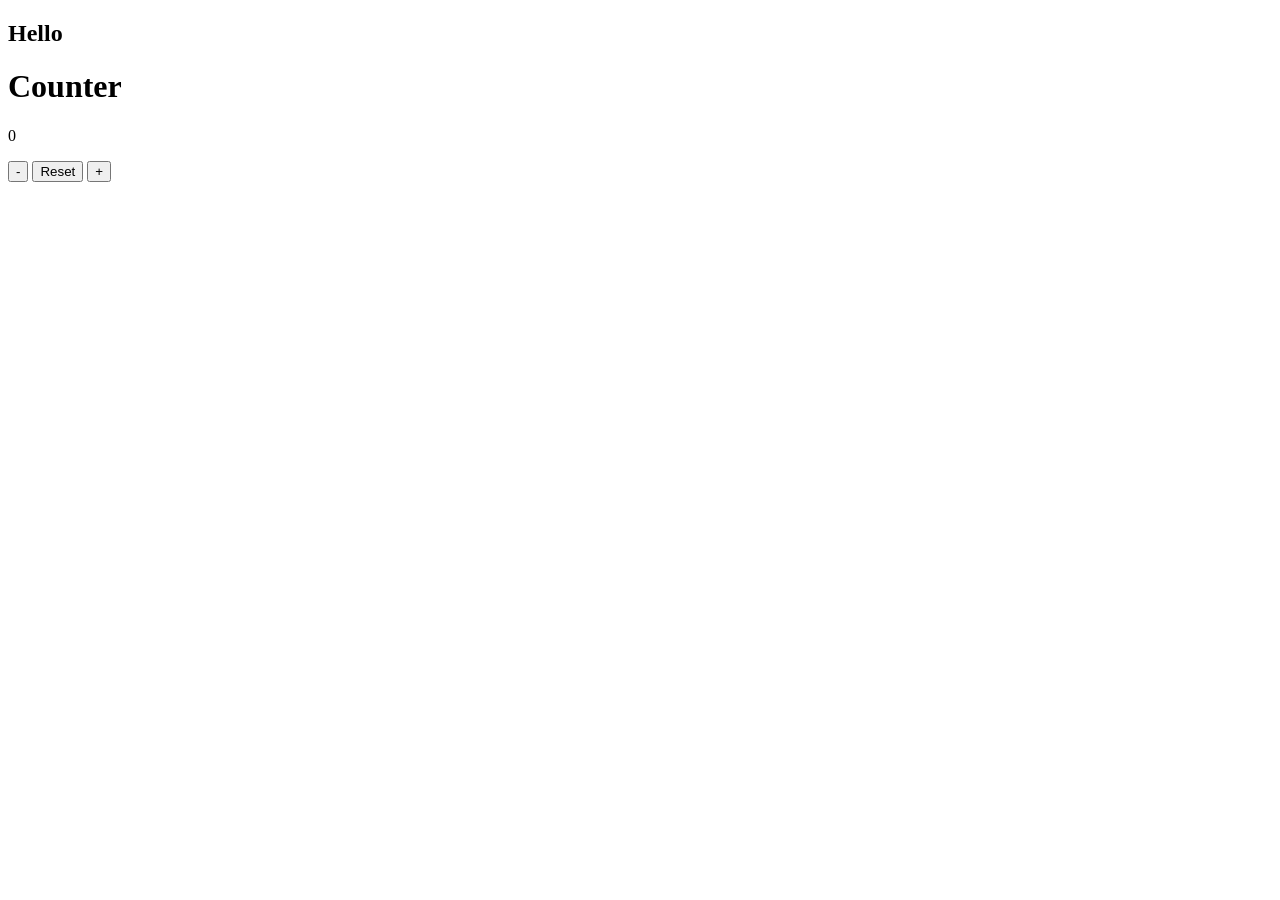
<file: day-01/index.html>
<!DOCTYPE html>
<html lang="en">
<head>
  <meta charset="UTF-8">
  <meta name="viewport" content="width=device-width, initial-scale=1.0">
  <title>Day 01</title>
  <link rel="stylesheet" href="style.css">
</head>
<body>
  <main>
    <h2 id="msg">Hello</h2>
    <h1>Counter</h1>
    <p id="count">0</p>
    <button id="decrease">-</button>
    <button id="reset">Reset</button>
    <button id="increase">+</button>
  </main>
  <script src="script.js"></script>
</body>
</html>
</file>
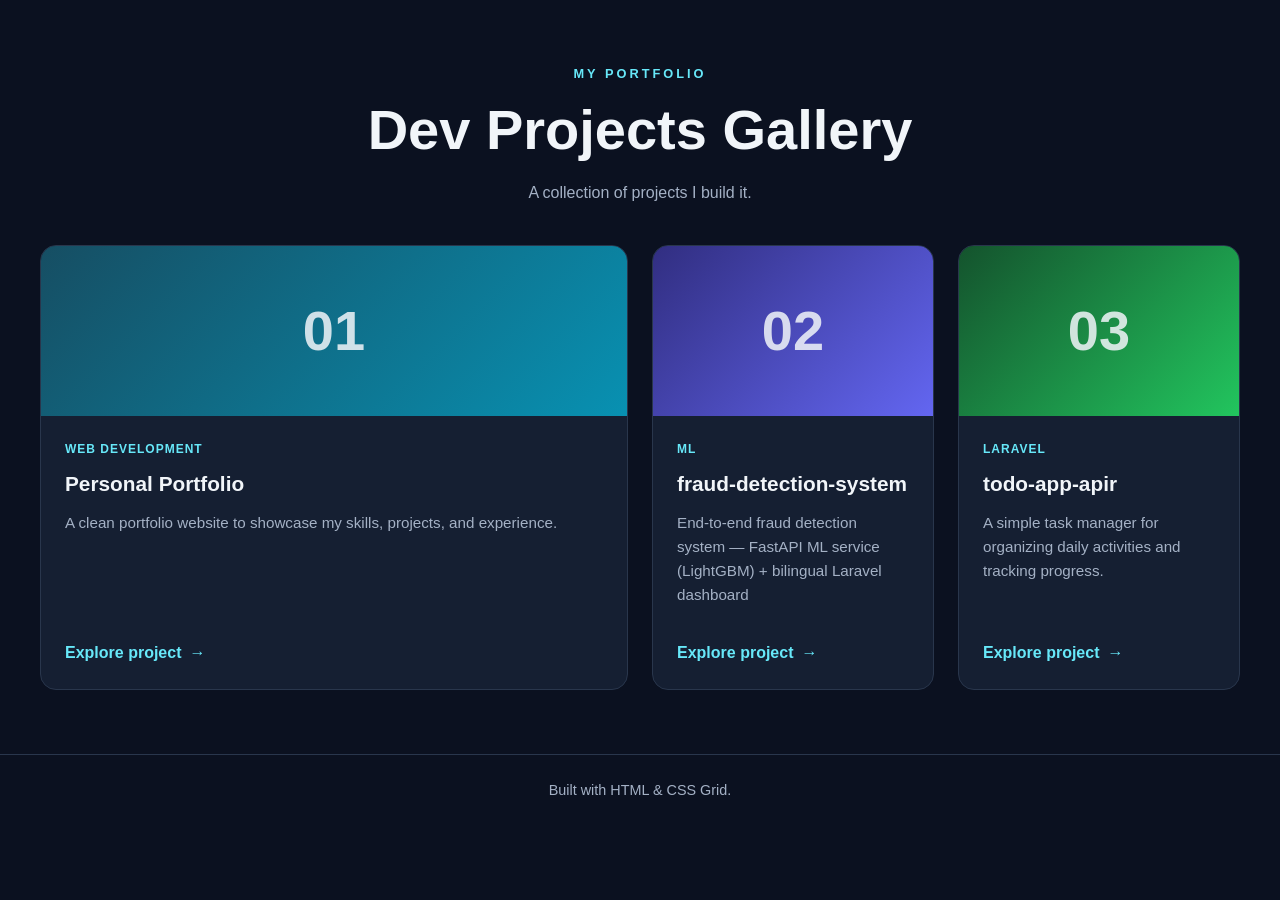
<file: day-03/index.html>
<!DOCTYPE html>
<html lang="en">
<head>
    <meta charset="UTF-8">
    <meta name="viewport" content="width=device-width, initial-scale=1.0">
    <meta name="description" content="A responsive gallery of programming projects">
    <title>Dev Projects Gallery</title>
    <link rel="stylesheet" href="style.css">
</head>
<body>

    <header class="site-header">
        <p class="eyebrow">MY PORTFOLIO</p>
        <h1>Dev Projects Gallery</h1>
        <p class="subtitle">
            A collection of projects I build it.
        </p>
    </header>

    <main class="container">
        <section class="gallery" aria-label="Programming projects">

            <article class="card featured">
                <div class="card-visual visual-1" aria-hidden="true">
                    <span>01</span>
                </div>
                <div class="card-content">
                    <p class="category">WEB DEVELOPMENT</p>
                    <h2>Personal Portfolio</h2>
                    <p class="description">
                        A clean portfolio website to showcase my skills,
                        projects, and experience.
                    </p>
                    <a class="card-link"
                       href="https://github.com/Zain-Wahbi/zain-wahbi-portfolio">
                        Explore project <span aria-hidden="true">→</span>
                    </a>
                </div>
            </article>

            <article class="card">
                <div class="card-visual visual-2" aria-hidden="true">
                    <span>02</span>
                </div>
                <div class="card-content">
                    <p class="category">ML</p>
                    <h2>fraud-detection-system</h2>
                    <p class="description">
                        End-to-end fraud detection system — FastAPI ML service (LightGBM) + bilingual Laravel dashboard
                    </p>
                    <a class="card-link"
                       href="https://github.com/Zain-Wahbi/fraud-detection-system">
                        Explore project <span aria-hidden="true">→</span>
                    </a>
                </div>
            </article>

            <article class="card">
                <div class="card-visual visual-3" aria-hidden="true">
                    <span>03</span>
                </div>
                <div class="card-content">
                    <p class="category">Laravel</p>
                    <h2>todo-app-apir</h2>
                    <p class="description">
                        A simple task manager for organizing daily activities
                        and tracking progress.
                    </p>
                    <a class="card-link"
                       href="https://github.com/Zain-Wahbi/todo-app-api">
                        Explore project <span aria-hidden="true">→</span>
                    </a>
                </div>
            </article>

        </section>
    </main>

    <footer class="site-footer">
        <p>Built with HTML & CSS Grid.</p>
    </footer>

</body>
</html>
</file>
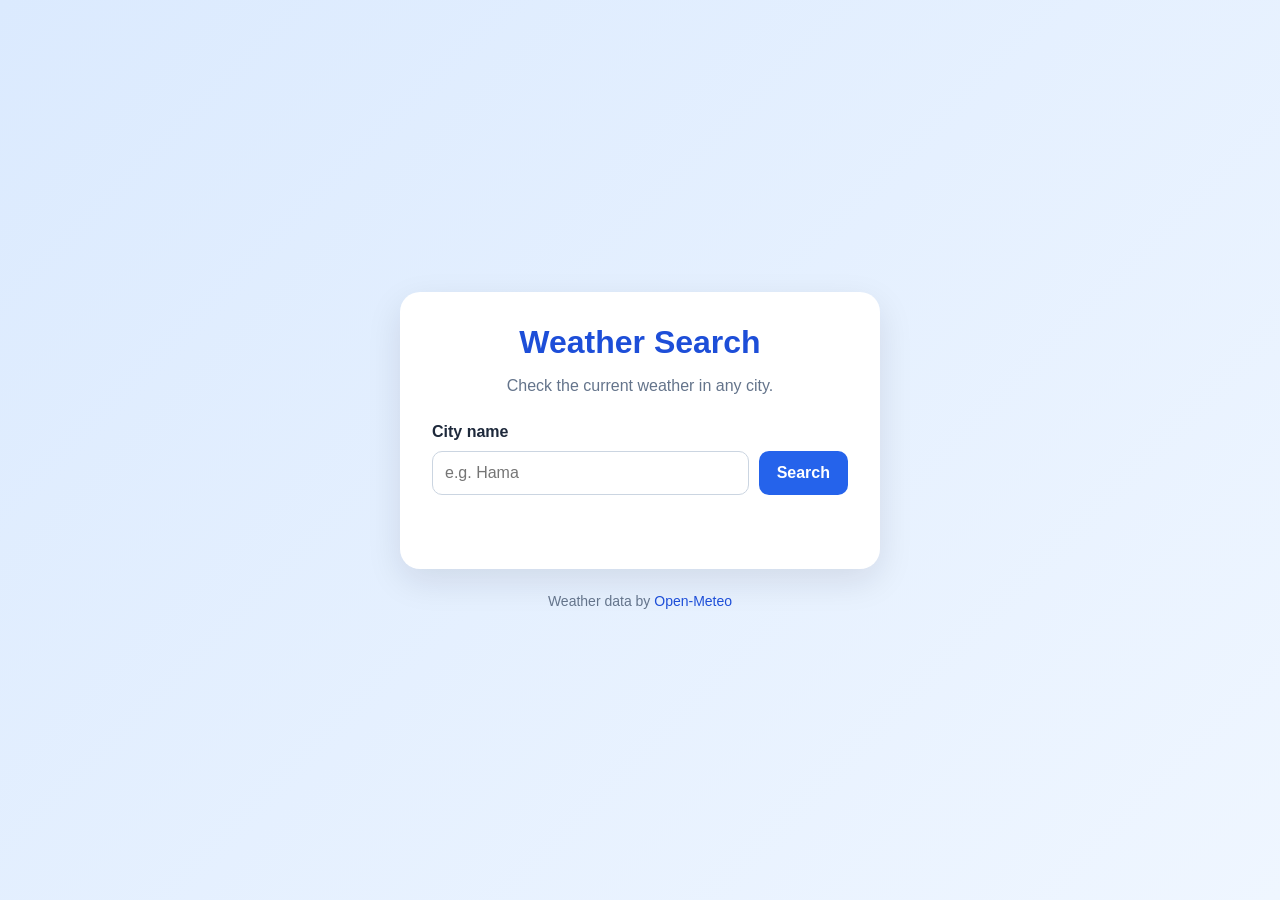
<file: day-04/index.html>
<!DOCTYPE html>
<html lang="en">
<head>
  <meta charset="UTF-8">
  <meta name="viewport" content="width=device-width, initial-scale=1.0">
  <title>Weather Search</title>

  <link rel="stylesheet" href="style.css">
  <script src="script.js" defer></script>
</head>

<body>
  <main class="container">
    <h1>Weather Search</h1>
    <p class="subtitle">Check the current weather in any city.</p>

    <form id="search-form">
      <label for="city-input">City name</label>

      <div class="search-controls">
        <input
          id="city-input"
          type="text"
          placeholder="e.g. Hama"
          autocomplete="off"
        >

        <button type="submit" id="search-btn">Search</button>
      </div>
    </form>

    <p id="status" role="status" aria-live="polite"></p>
    <section id="result" aria-live="polite"></section>
  </main>

  <footer>
    Weather data by
    <a href="https://open-meteo.com/" target="_blank" rel="noopener noreferrer">
      Open-Meteo
    </a>
  </footer>
</body>
</html>
</file>
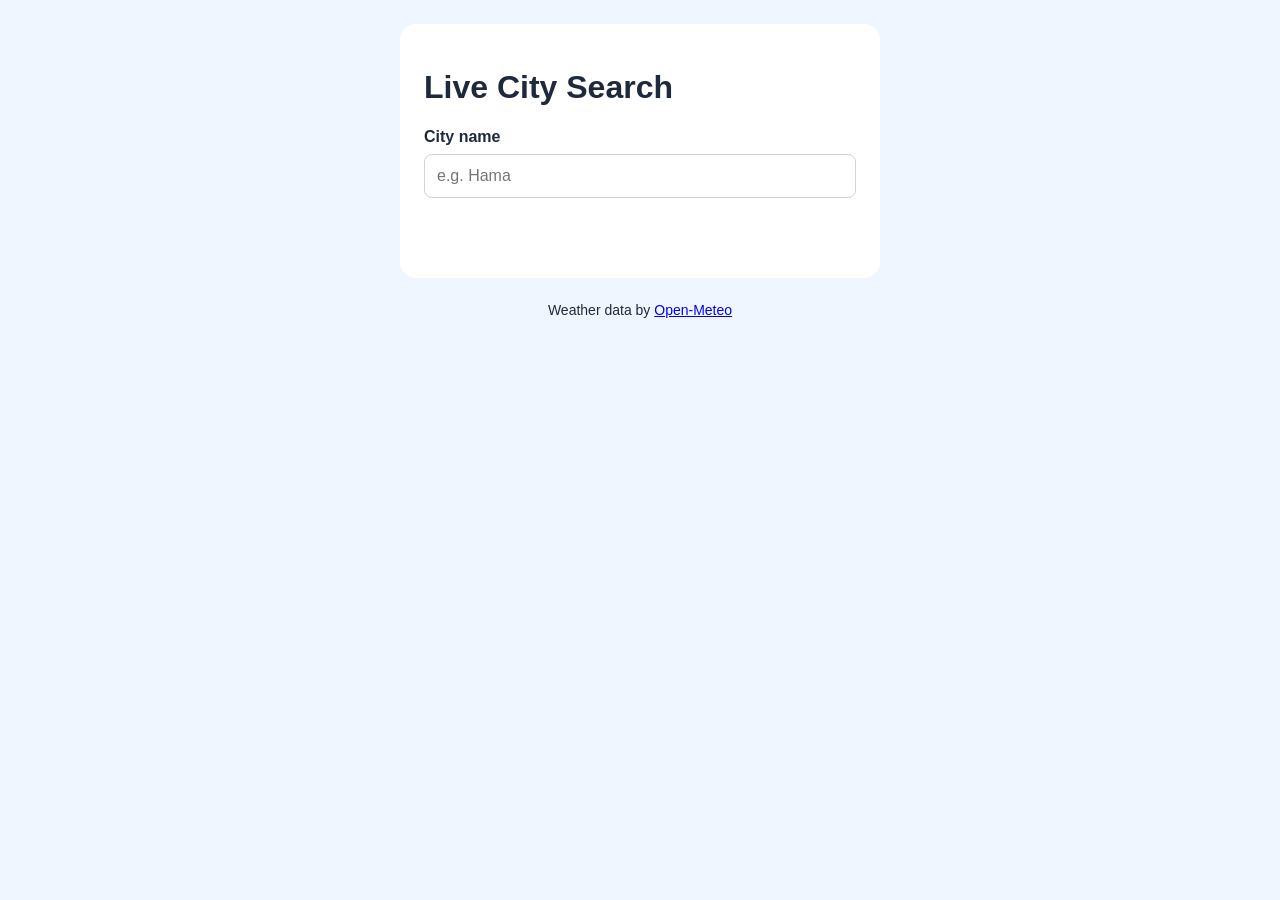
<file: day-05/index.html>
<!DOCTYPE html>
<html lang="en">
<head>
  <meta charset="UTF-8">
  <meta name="viewport" content="width=device-width, initial-scale=1.0">
  <title>Live City Search</title>
  <link rel="stylesheet" href="style.css">
  <script src="script.js" defer></script>
</head>
<body>
  <main class="container">
    <h1>Live City Search</h1>

    <label for="city-input">City name</label>
    <input id="city-input" type="text" placeholder="e.g. Hama" autocomplete="off">

    <p id="status" role="status"></p>
    <ul id="suggestions"></ul>
    <section id="result"></section>
  </main>

  <footer>
    Weather data by <a href="https://open-meteo.com/">Open-Meteo</a>
  </footer>
</body>
</html>
</file>
<file: day-01/style.css>
.red {
  color: red;
}
</file>
<file: day-03/style.css>
/* =========================
   1. Reset & Variables
========================= */

* {
    margin: 0;
    padding: 0;
    box-sizing: border-box;
}

:root {
    --bg: #0b1120;
    --surface: #151f32;
    --text: #f1f5f9;
    --muted: #a4b1c5;
    --accent: #67e8f9;
    --border: #29364c;
}

/* =========================
   2. General Styles
========================= */

body {
    min-height: 100vh;
    background-color: var(--bg);
    color: var(--text);
    font-family: Arial, Helvetica, sans-serif;
    line-height: 1.6;
}

a {
    color: inherit;
}

/* =========================
   3. Header
========================= */

.site-header {
    text-align: center;
    padding: 64px 20px 40px;
}

.eyebrow {
    color: var(--accent);
    font-size: 0.8rem;
    font-weight: 700;
    letter-spacing: 3px;
    margin-bottom: 12px;
}

.site-header h1 {
    font-size: clamp(2rem, 5vw, 3.5rem);
    line-height: 1.2;
    margin-bottom: 16px;
}

.subtitle {
    max-width: 550px;
    margin-inline: auto;
    color: var(--muted);
}

/* =========================
   4. Main Container
========================= */

.container {
    width: min(1200px, calc(100% - 40px));
    margin-inline: auto;
    padding-bottom: 64px;
}

/* =========================
   5. Responsive CSS Grid
========================= */

.gallery {
    display: grid;
    grid-template-columns:
        repeat(auto-fit, minmax(min(100%, 250px), 1fr));
    gap: 24px;
    align-items: stretch;
}

/* =========================
   6. Cards
========================= */

.card {
    min-width: 0;
    display: flex;
    flex-direction: column;

    background-color: var(--surface);
    border: 1px solid var(--border);
    border-radius: 16px;
    overflow: hidden;

    transition: transform 0.2s ease,
                border-color 0.2s ease;
}

.card:hover {
    transform: translateY(-5px);
    border-color: var(--accent);
}

/* Featured card: stretch across 2 columns */
.featured {
    grid-column: span 2;
}

/* =========================
   7. Colored Project Blocks
========================= */

.card-visual {
    min-height: 170px;
    display: flex;
    align-items: center;
    justify-content: center;
}

.card-visual span {
    font-size: 3.5rem;
    font-weight: 800;
    opacity: 0.85;
}

.visual-1 {
    background: linear-gradient(135deg, #164e63, #0891b2);
}

.visual-2 {
    background: linear-gradient(135deg, #312e81, #6366f1);
}

.visual-3 {
    background: linear-gradient(135deg, #14532d, #22c55e);
}

/* =========================
   8. Card Content: Flexbox
========================= */

.card-content {
    flex: 1;
    display: flex;
    flex-direction: column;
    align-items: flex-start;
    padding: 24px;
}

.category {
    color: var(--accent);
    font-size: 0.75rem;
    font-weight: 700;
    letter-spacing: 1px;
    text-transform: uppercase;
    margin-bottom: 10px;
}

.card h2 {
    font-size: 1.3rem;
    line-height: 1.4;
    overflow-wrap: anywhere;
    margin-bottom: 12px;
}

.description {
    color: var(--muted);
    font-size: 0.95rem;
    margin-bottom: 24px;
    overflow-wrap: anywhere;
}

/* Keep every project link at the bottom */
.card-link {
    display: inline-flex;
    align-items: center;
    gap: 8px;

    margin-top: auto;
    padding-top: 8px;

    color: var(--accent);
    font-weight: 700;
    text-decoration: none;
}

.card-link span {
    transition: transform 0.2s ease;
}

.card-link:hover span {
    transform: translateX(4px);
}

/* Keyboard accessibility */
.card-link:focus-visible {
    outline: 3px solid #facc15;
    outline-offset: 5px;
    border-radius: 3px;
}

/* =========================
   9. Footer
========================= */

.site-footer {
    border-top: 1px solid var(--border);
    text-align: center;
    padding: 24px 20px;
    color: var(--muted);
    font-size: 0.9rem;
}

/* =========================
   10. Small Screens
========================= */

@media (max-width: 560px) {
    .featured {
        grid-column: auto;
    }

    .site-header {
        padding-top: 44px;
    }

    .card-content {
        padding: 20px;
    }
}

/* Respect reduced-motion preferences */
@media (prefers-reduced-motion: reduce) {
    *,
    *::before,
    *::after {
        scroll-behavior: auto;
        transition: none;
    }
}
</file>
<file: day-04/style.css>
/* General setup */
* {
  box-sizing: border-box;
}

body {
  margin: 0;
  min-height: 100vh;
  font-family: Arial, sans-serif;
  background: linear-gradient(135deg, #dbeafe, #eff6ff);
  color: #1e293b;

  display: flex;
  flex-direction: column;
  align-items: center;
  justify-content: center;
  padding: 24px;
}

/* Main container */
.container {
  width: 100%;
  max-width: 480px;
  background-color: white;
  padding: 32px;
  border-radius: 20px;
  box-shadow: 0 12px 35px rgba(15, 23, 42, 0.1);
}

h1 {
  margin-top: 0;
  margin-bottom: 8px;
  text-align: center;
  color: #1d4ed8;
}

.subtitle {
  text-align: center;
  color: #64748b;
  margin-bottom: 28px;
}

/* Search form */
form {
  display: flex;
  flex-direction: column;
  gap: 10px;
}

label {
  font-weight: 600;
}

.search-controls {
  display: flex;
  gap: 10px;
}

input {
  flex: 1;
  min-width: 0;
  padding: 12px;
  border: 1px solid #cbd5e1;
  border-radius: 10px;
  font-size: 16px;
}

input:focus {
  outline: 2px solid #93c5fd;
  border-color: #2563eb;
}

button {
  padding: 12px 18px;
  border: none;
  border-radius: 10px;
  background-color: #2563eb;
  color: white;
  font-size: 16px;
  font-weight: 600;
  cursor: pointer;
  transition: background-color 0.2s;
}

button:hover {
  background-color: #1d4ed8;
}

button:disabled {
  background-color: #94a3b8;
  cursor: not-allowed;
}

/* Status messages */
#status {
  min-height: 24px;
  margin: 18px 0 0;
  text-align: center;
  color: #475569;
}

/* Weather result card */
#result article {
  margin-top: 16px;
  padding: 22px;
  border-radius: 14px;
  background-color: #eff6ff;
  border: 1px solid #bfdbfe;
}

#result h2 {
  margin-top: 0;
  color: #1d4ed8;
  font-size: 22px;
}

#result p {
  margin-bottom: 10px;
  font-size: 17px;
}

/* Footer */
footer {
  margin-top: 24px;
  text-align: center;
  font-size: 14px;
  color: #64748b;
}

footer a {
  color: #1d4ed8;
  text-decoration: none;
}

footer a:hover {
  text-decoration: underline;
}

/* Mobile layout */
@media (max-width: 400px) {
  .container {
    padding: 22px;
  }

  .search-controls {
    flex-direction: column;
  }

  button {
    width: 100%;
  }
}
</file>
<file: day-05/style.css>
* { box-sizing: border-box; }

body {
  margin: 0;
  min-height: 100vh;
  font-family: Arial, sans-serif;
  background: #eff6ff;
  color: #1e293b;
  display: flex;
  flex-direction: column;
  align-items: center;
  padding: 24px;
}

.container {
  width: 100%;
  max-width: 480px;
  background: white;
  padding: 24px;
  border-radius: 16px;
}

label { display: block; font-weight: 600; margin-bottom: 8px; }

input {
  width: 100%;
  padding: 12px;
  font-size: 16px;
  border: 1px solid #cbd5e1;
  border-radius: 8px;
}

#status { min-height: 24px; color: #475569; }

#suggestions { list-style: none; margin: 0; padding: 0; }

#suggestions button {
  width: 100%;
  text-align: left;
  padding: 10px 12px;
  margin-bottom: 6px;
  font-size: 16px;
  background: #f1f5f9;
  border: 1px solid #cbd5e1;
  border-radius: 8px;
  cursor: pointer;
}

#suggestions button:hover { background: #e2e8f0; }
#suggestions button:focus-visible { outline: 3px solid #2563eb; }

#result article {
  margin-top: 16px;
  padding: 16px;
  background: #dbeafe;
  border-radius: 12px;
}

footer { margin-top: 24px; font-size: 14px; }
</file>
